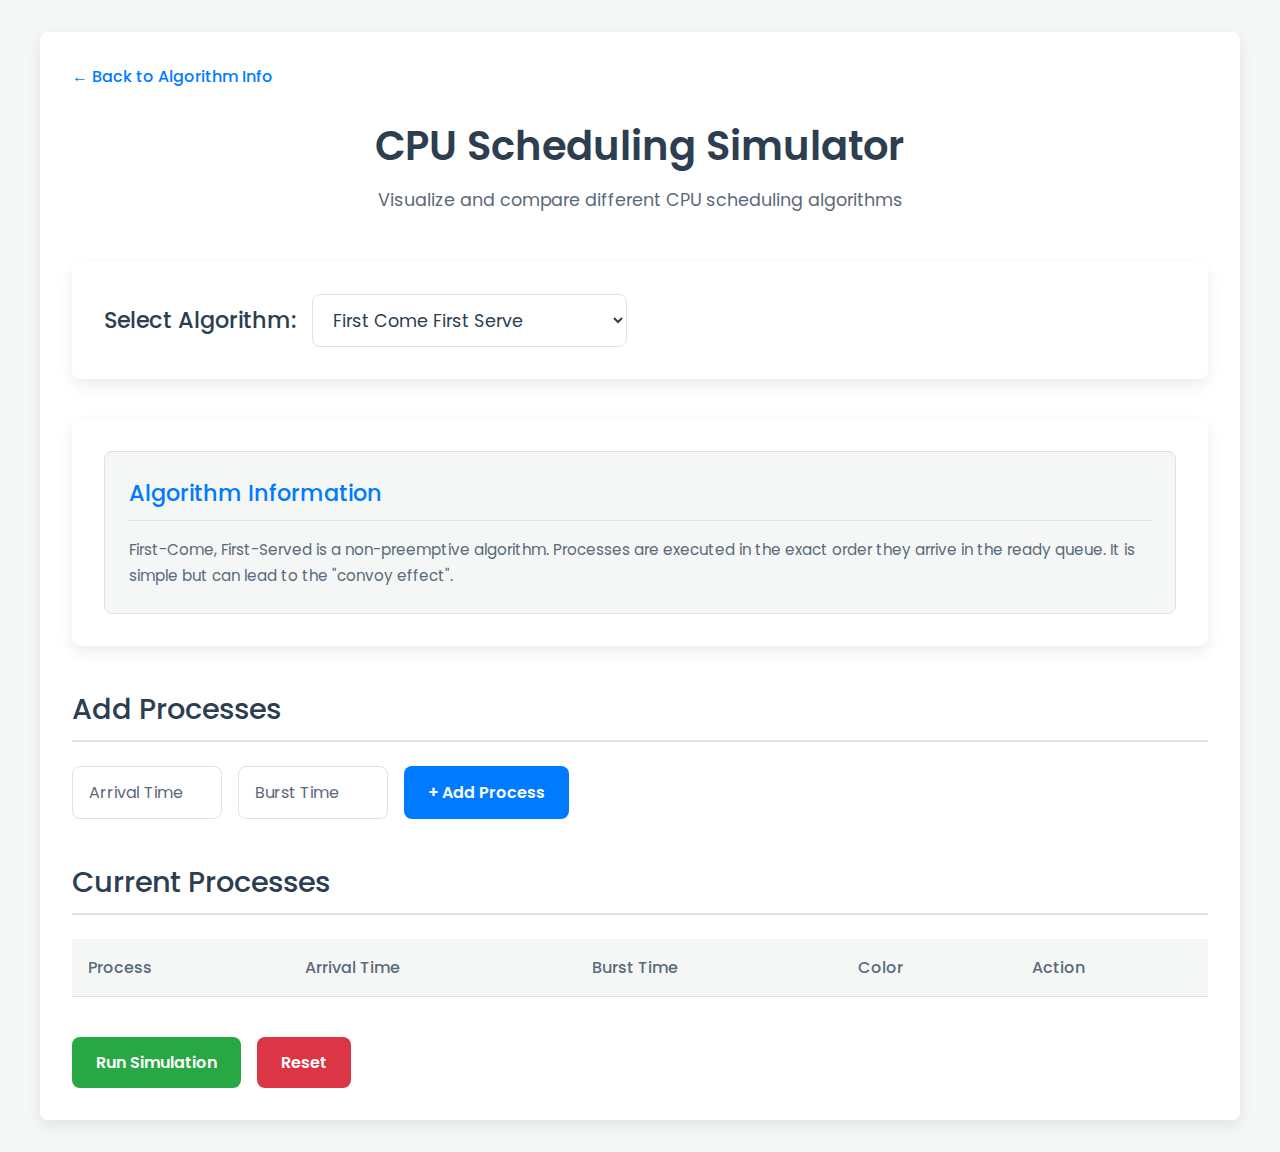
<file: index.html>
<!DOCTYPE html>
<html lang="en">
<head>
    <meta charset="UTF-8">
    <meta name="viewport" content="width=device-width, initial-scale=1.0">
    <title>CPU Scheduling Simulator</title>
    <link rel="stylesheet" href="styles.css">
    <link href="https://fonts.googleapis.com/css2?family=Poppins:wght@300;400;500;600;700&display=swap" rel="stylesheet">
</head>
<body>

    <div class="container">
        
        <a href="landing.html" class="back-link">&larr; Back to Algorithm Info</a>
        
        <header>
            <h1>CPU Scheduling Simulator</h1>
            <p>Visualize and compare different CPU scheduling algorithms</p>
        </header>

        <section class="algorithm-selection-container">
            <label for="algorithm-select">Select Algorithm:</label>
            <select id="algorithm-select">
                <option value="fcfs">First Come First Serve</option>
                <option value="sjf">Shortest Job First</option>
                <option value="ljf">Largest Job First</option>
                <option value="srtf">Shortest Remaining Time First</option>
                <option value="priority">Priority Scheduling</option>
                <option value="rr">Round Robin</option>
            </select>
        </section>

        <section class="info-panel">
            <div class="info-card algorithm-info">
                <h3>Algorithm Information</h3>
                <div id="algorithm-description">
                    <p>Select an algorithm to see its description.</p>
                </div>
            </div>
             </section>
        <section class="process-input-container">
            <h2>Add Processes</h2>
            <div class="add-process-form">
                <input type="number" id="arrival-time" placeholder="Arrival Time" min="0">
                <input type="number" id="burst-time" placeholder="Burst Time" min="1">
                <input type="number" id="priority-input" placeholder="Priority" min="0" class="hidden">
                <input type="number" id="quantum-input" placeholder="Quantum" min="1" class="hidden">
                <button id="add-process-btn">+ Add Process</button>
            </div>
        </section>

        <section class="process-table-container">
            <h2>Current Processes</h2>
            <table class="process-table">
                <thead>
                    <tr>
                        <th>Process</th>
                        <th>Arrival Time</th>
                        <th>Burst Time</th>
                        <th id="priority-col-header" class="hidden">Priority</th>
                        <th>Color</th>
                        <th>Action</th>
                    </tr>
                </thead>
                <tbody id="process-table-body">
                    </tbody>
            </table>
        </section>

        <div class="controls">
            <button id="run-btn">Run Simulation</button>
            <button id="reset-btn">Reset</button>
        </div>

        <section id="output-container" class="hidden">
            <div class="gantt-container">
                <h2>Gantt Chart</h2>
                <div class="gantt-chart" id="gantt-chart">
                    </div>
                <div class="gantt-timeline" id="gantt-timeline">
                    </div>
            </div>

            <div class="metrics-cards-container" id="metrics-cards">
                <div class="metric-card avg-wait">
                    <h3>Avg Waiting Time</h3>
                    <span id="avg-wait">0.00</span>
                </div>
                <div class="metric-card avg-turnaround">
                    <h3>Avg Turnaround Time</h3>
                    <span id="avg-turnaround">0.00</span>
                </div>
                <div class="metric-card avg-response">
                    <h3>Avg Response Time</h3>
                    <span id="avg-response">0.00</span>
                </div>
                <div class="metric-card cpu-util">
                    <h3>CPU Utilization</h3>
                    <span id="cpu-util">0.00%</span>
                </div>
            </div>

            <div class="metrics-table-container">
                <h2>Performance Metrics</h2>
                <table class="metrics-table">
                    <thead>
                        <tr>
                            <th>Process</th>
                            <th>Completion Time</th>
                            <th>Turnaround Time</th>
                            <th>Waiting Time</th>
                            <th>Response Time</th>
                        </tr>
                    </thead>
                    <tbody id="metrics-table-body">
                        </tbody>
                </table>
            </div>
        </section>

    </div>

    <script src="script.js"></script>
</body>
</html>
</file>
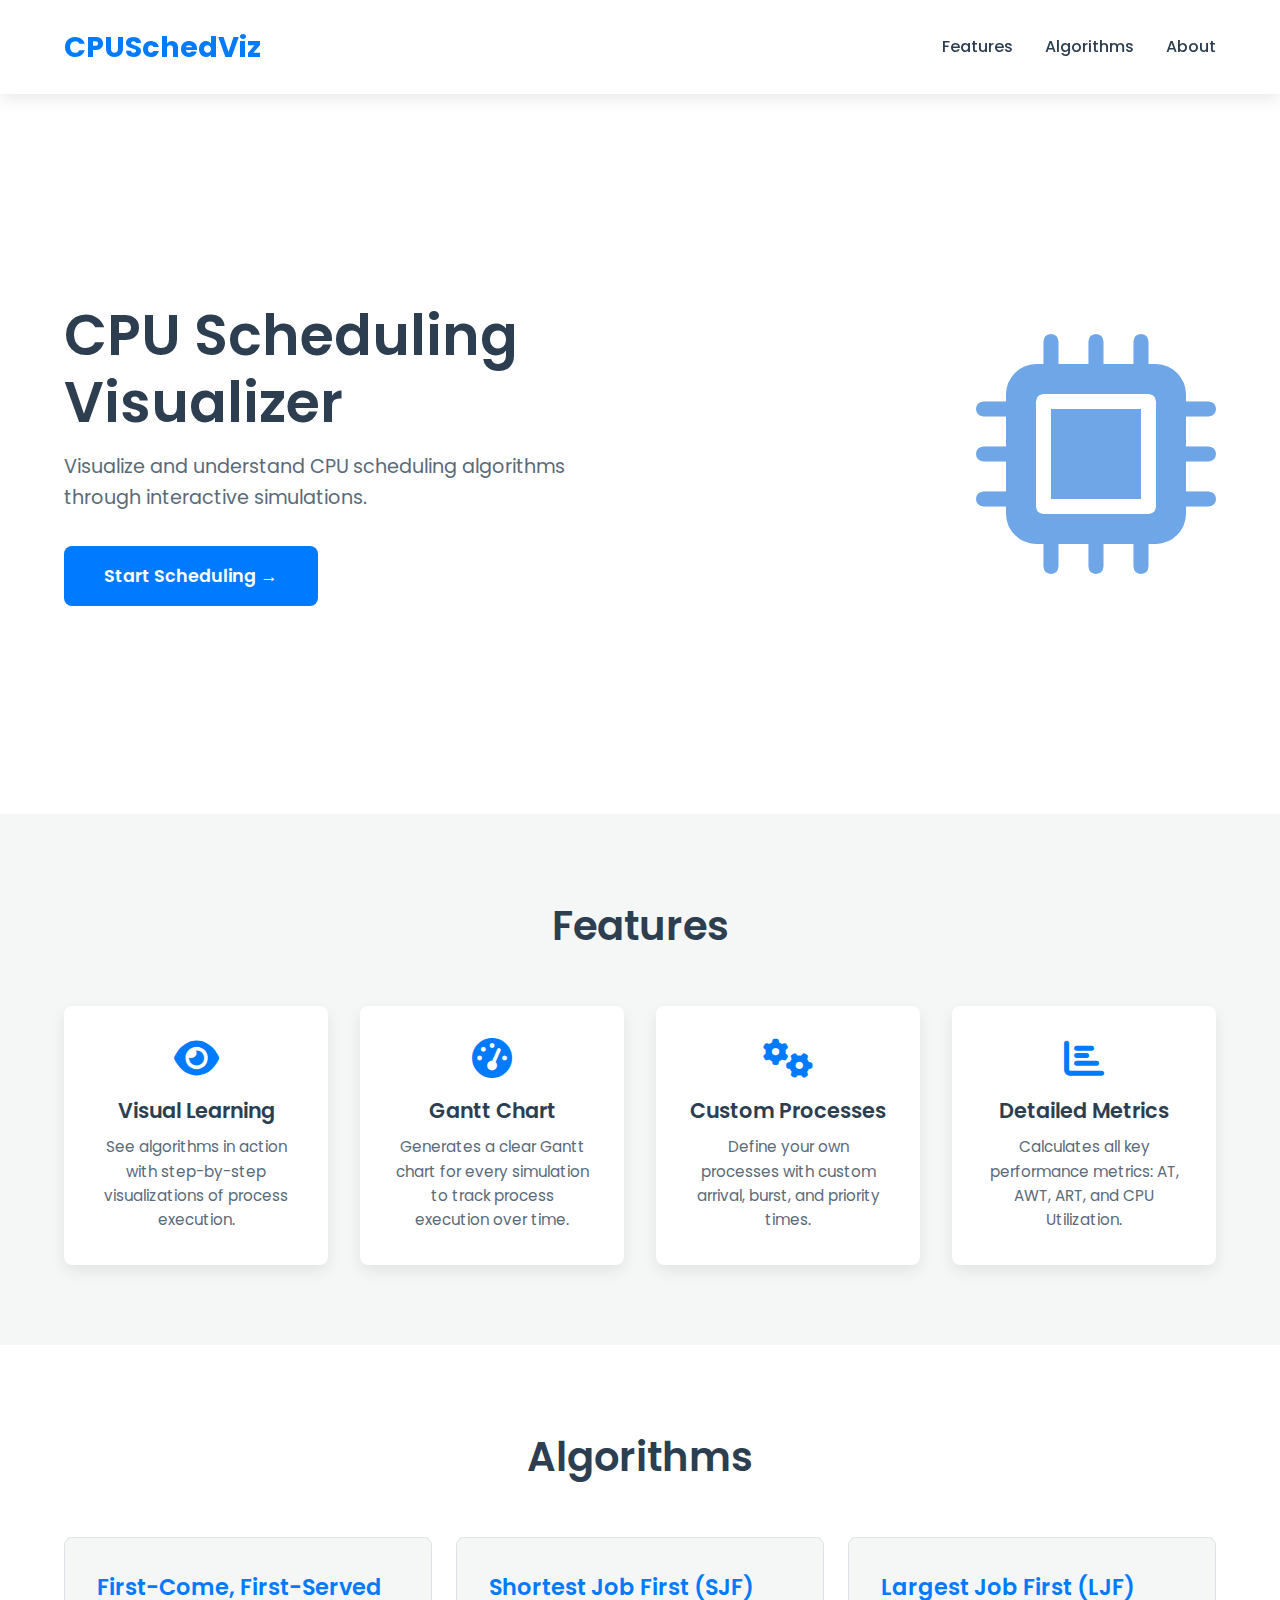
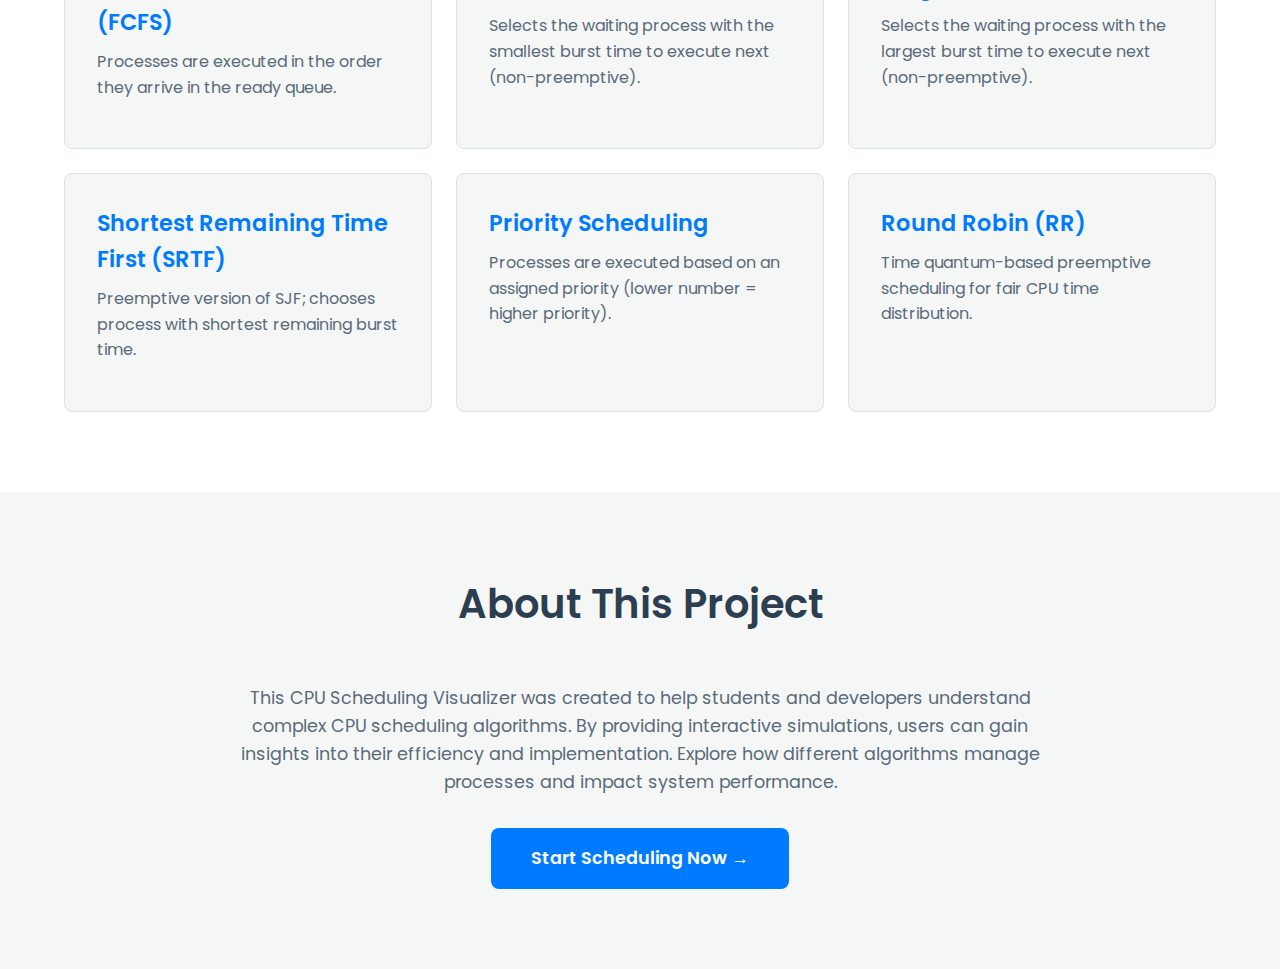
<file: landing.html>
<!DOCTYPE html>
<html lang="en">
<head>
    <meta charset="UTF-8">
    <meta name="viewport" content="width=device-width, initial-scale=1.0">
    <title>CPU Scheduling Visualizer</title>
    <link rel="stylesheet" href="landing-styles.css">
    <link href="https://fonts.googleapis.com/css2?family=Poppins:wght@300;400;500;600;700&display=swap" rel="stylesheet">
    <link rel="stylesheet" href="https://cdnjs.cloudflare.com/ajax/libs/font-awesome/6.0.0-beta3/css/all.min.css">
</head>
<body>

    <nav class="navbar">
        <div class="navbar-brand">CPUSchedViz</div>
        <ul class="nav-links">
            <li><a href="#features">Features</a></li>
            <li><a href="#algorithms">Algorithms</a></li>
            <li><a href="#about">About</a></li>
        </ul>
    </nav>

    <header class="hero-section">
        <div class="hero-content">
            <h1>CPU Scheduling Visualizer</h1>
            <p class="subtitle">Visualize and understand CPU scheduling algorithms through interactive simulations.</p>
            <a href="index.html" class="cta-button">Start Scheduling &rarr;</a>
        </div>
        <div class="hero-image">
            <i class="fas fa-microchip" style="font-size: 15rem; color: #4a90e2;"></i>
        </div>
    </header>

    <section id="features" class="features-section">
        <h2>Features</h2>
        <div class="features-grid">
            <div class="feature-card">
                <i class="fas fa-eye icon"></i>
                <h3>Visual Learning</h3>
                <p>See algorithms in action with step-by-step visualizations of process execution.</p>
            </div>
            <div class="feature-card">
                <i class="fas fa-tachometer-alt icon"></i>
                <h3>Gantt Chart</h3>
                <p>Generates a clear Gantt chart for every simulation to track process execution over time.</p>
            </div>
            <div class="feature-card">
                <i class="fas fa-cogs icon"></i>
                <h3>Custom Processes</h3>
                <p>Define your own processes with custom arrival, burst, and priority times.</p>
            </div>
            <div class="feature-card">
                <i class="fas fa-chart-bar icon"></i>
                <h3>Detailed Metrics</h3>
                <p>Calculates all key performance metrics: AT, AWT, ART, and CPU Utilization.</p>
            </div>
        </div>
    </section>

    <section id="algorithms" class="algorithms-section">
        <h2>Algorithms</h2>
        <div class="algorithms-grid">
            
            <div class="algorithm-card">
                <h3>First-Come, First-Served (FCFS)</h3>
                <p>Processes are executed in the order they arrive in the ready queue.</p>
            </div>

            <div class="algorithm-card">
                <h3>Shortest Job First (SJF)</h3>
                <p>Selects the waiting process with the smallest burst time to execute next (non-preemptive).</p>
            </div>
            
            <div class="algorithm-card">
                <h3>Largest Job First (LJF)</h3>
                <p>Selects the waiting process with the largest burst time to execute next (non-preemptive).</p>
            </div>

            <div class="algorithm-card">
                <h3>Shortest Remaining Time First (SRTF)</h3>
                <p>Preemptive version of SJF; chooses process with shortest remaining burst time.</p>
            </div>

            <div class="algorithm-card">
                <h3>Priority Scheduling</h3>
                <p>Processes are executed based on an assigned priority (lower number = higher priority).</p>
            </div>

            <div class="algorithm-card">
                <h3>Round Robin (RR)</h3>
                <p>Time quantum-based preemptive scheduling for fair CPU time distribution.</p>
            </div>

        </div>
    </section>

    <section id="about" class="about-section">
        <h2>About This Project</h2>
        <p>This CPU Scheduling Visualizer was created to help students and developers understand complex CPU scheduling algorithms. By providing interactive simulations, users can gain insights into their efficiency and implementation. Explore how different algorithms manage processes and impact system performance.</p>
        <a href="index.html" class="cta-button">Start Scheduling Now &rarr;</a>
    </section>

</body>
</html>
</file>
<file: styles.css>
:root {
    --primary-color: #007bff; /* Vibrant Blue */
    --secondary-color: #28a745; /* Green */
    --danger-color: #dc3545; /* Red */
    --warning-color: #ffc107; /* Yellow */
    --purple-color: #6f42c1; /* Purple */

    --bg-light: #f4f7f6; /* Light Gray BG */
    --card-color: #ffffff;
    --text-primary: #2c3e50;
    --text-secondary: #5a6a79;
    --border-color: #dee2e6;
    --border-radius: 8px;
    --shadow: 0 6px 15px rgba(0, 0, 0, 0.08);
}

* {
    margin: 0;
    padding: 0;
    box-sizing: border-box;
}

body {
    font-family: 'Poppins', sans-serif;
    background-color: var(--bg-light);
    color: var(--text-primary);
    line-height: 1.6;
}

.container {
    max-width: 1200px;
    margin: 2rem auto;
    padding: 2rem;
    background-color: var(--card-color);
    border-radius: var(--border-radius);
    box-shadow: var(--shadow);
}

.back-link {
    display: inline-block;
    margin-bottom: 1.5rem;
    color: var(--primary-color);
    text-decoration: none;
    font-weight: 500;
    font-size: 1rem;
}
.back-link:hover {
    text-decoration: underline;
}

header {
    text-align: center;
    margin-bottom: 3rem;
}

header h1 {
    font-size: 2.5rem;
    font-weight: 600;
    margin-bottom: 0.5rem;
}

header p {
    font-size: 1.1rem;
    color: var(--text-secondary);
}

h2 {
    font-size: 1.8rem;
    font-weight: 500;
    margin-bottom: 1.5rem;
    border-bottom: 2px solid var(--border-color);
    padding-bottom: 0.5rem;
}

section {
    margin-bottom: 2.5rem;
}

/* STYLES for Algorithm Dropdown */
.algorithm-selection-container {
    background-color: var(--card-color);
    padding: 2rem;
    border-radius: var(--border-radius);
    box-shadow: var(--shadow);
    display: flex;
    align-items: center;
    gap: 1rem;
}

.algorithm-selection-container label {
    font-size: 1.4rem;
    font-weight: 500;
    color: var(--text-primary);
}

select#algorithm-select {
    background-color: #fff;
    border: 1px solid var(--border-color);
    color: var(--text-primary);
    padding: 0.8rem 1rem;
    border-radius: var(--border-radius);
    font-family: 'Poppins', sans-serif;
    font-size: 1.1rem;
    min-width: 300px;
    cursor: pointer;
}
/* END OF DROPDOWN STYLES */

/* STYLES FOR INFO PANEL - MODIFIED */
.info-panel {
    display: grid;
    grid-template-columns: 1fr; /* Changed from 2fr 1fr */
    gap: 1.5rem;
    background-color: var(--card-color);
    padding: 2rem;
    border-radius: var(--border-radius);
    box-shadow: var(--shadow);
}

.info-panel .info-card {
    background-color: var(--bg-light);
    padding: 1.5rem;
    border-radius: var(--border-radius);
    border: 1px solid var(--border-color);
}

.info-panel h3 {
    font-size: 1.4rem;
    font-weight: 500;
    margin-bottom: 1rem;
    color: var(--primary-color);
    border-bottom: 1px solid var(--border-color);
    padding-bottom: 0.5rem;
}

.algorithm-info p {
    font-size: 0.95rem;
    color: var(--text-secondary);
    line-height: 1.7;
}

/* Complexity styles removed */
/* END OF INFO PANEL STYLES */


/* Process Input */
.add-process-form {
    display: flex;
    gap: 1rem;
    flex-wrap: wrap;
}

input[type="number"] {
    background-color: #fff;
    border: 1px solid var(--border-color);
    color: var(--text-primary);
    padding: 0.8rem 1rem;
    border-radius: var(--border-radius);
    font-family: 'Poppins', sans-serif;
    font-size: 1rem;
    width: 150px;
}

input[type="number"]::placeholder {
    color: var(--text-secondary);
}

button {
    padding: 0.8rem 1.5rem;
    border: none;
    border-radius: var(--border-radius);
    font-family: 'Poppins', sans-serif;
    font-weight: 600;
    font-size: 1rem;
    cursor: pointer;
    transition: all 0.3s ease;
}

#add-process-btn {
    background-color: var(--primary-color);
    color: white;
}

#add-process-btn:hover {
    opacity: 0.9;
}

/* Process Table */
.process-table-container {
    overflow-x: auto;
}

.process-table, .metrics-table {
    width: 100%;
    border-collapse: collapse;
    margin-top: 1rem;
    text-align: left;
}

.process-table th, .process-table td,
.metrics-table th, .metrics-table td {
    padding: 1rem;
    border-bottom: 1px solid var(--border-color);
}

.process-table th, .metrics-table th {
    font-weight: 500;
    color: var(--text-secondary);
    background-color: var(--bg-light);
}

.color-swatch {
    width: 25px;
    height: 25px;
    border-radius: 50%;
    border: 2px solid var(--border-color);
}

.delete-btn {
    background: none;
    border: none;
    color: var(--danger-color);
    font-size: 1.5rem;
    cursor: pointer;
}

/* Controls */
.controls {
    display: flex;
    gap: 1rem;
}

#run-btn {
    background-color: var(--secondary-color);
    color: white;
}
#reset-btn {
    background-color: var(--danger-color);
    color: white;
}

/* Output Section */
#output-container {
    margin-top: 3rem;
    border-top: 2px solid var(--border-color);
    padding-top: 2rem;
}

.gantt-container {
    margin-bottom: 2.5rem;
    overflow-x: auto;
    padding-bottom: 1rem; /* Space for timeline */
}

.gantt-chart {
    display: flex;
    height: 50px;
    border-radius: var(--border-radius);
    overflow: hidden;
    width: max-content; /* Allow chart to grow */
    min-width: 100%;
    border: 1px solid var(--border-color);
}

.gantt-block {
    height: 100%;
    display: flex;
    align-items: center;
    justify-content: center;
    color: white;
    font-weight: 600;
    position: relative;
    padding: 0 0.5rem;
    text-shadow: 1px 1px 2px rgba(0,0,0,0.3);
    white-space: nowrap;
    border-right: 1px solid rgba(255,255,255,0.2);
}

.gantt-block.idle {
    background: repeating-linear-gradient(
        45deg,
        #e9ecef,
        #e9ecef 10px,
        #f8f9fa 10px,
        #f8f9fa 20px
    );
    color: var(--text-secondary);
    text-shadow: none;
}

.gantt-timeline {
    display: flex;
    width: max-content; /* Match chart width */
    min-width: 100%;
    margin-top: 0.5rem;
}

.gantt-time-marker {
    display: flex;
    flex-direction: column;
    align-items: flex-start;
    position: relative;
    color: var(--text-secondary);
    font-size: 0.9rem;
}

.gantt-time-marker::before {
    content: '|';
    position: absolute;
    top: -20px;
    left: 0;
}

/* Metrics Cards */
.metrics-cards-container {
    display: grid;
    grid-template-columns: repeat(auto-fit, minmax(200px, 1fr));
    gap: 1.5rem;
    margin-bottom: 2.5rem;
}

.metric-card {
    background-color: var(--bg-light);
    border: 1px solid var(--border-color);
    padding: 1.5rem;
    border-radius: var(--border-radius);
}

.metric-card h3 {
    font-size: 1rem;
    font-weight: 500;
    color: var(--text-secondary);
    margin-bottom: 0.5rem;
}

.metric-card span {
    font-size: 2rem;
    font-weight: 600;
}

.metric-card.avg-wait span { color: var(--primary-color); }
.metric-card.avg-turnaround span { color: var(--secondary-color); }
.metric-card.avg-response span { color: var(--warning-color); }
.metric-card.cpu-util span { color: var(--purple-color); }


/* Utility */
.hidden {
    display: none !important;
}

/* Responsive Media Query */
@media (max-width: 992px) {
    .info-panel {
        grid-template-columns: 1fr;
    }
}
</file>
<file: landing-styles.css>
:root {
    --primary-color: #007bff; /* Vibrant Blue */
    --secondary-color: #28a745; /* Green */
    --bg-light: #f4f7f6; /* Light Gray BG */
    --card-color: #ffffff;
    --text-primary: #2c3e50;
    --text-secondary: #5a6a79;
    --border-color: #dee2e6;
    --border-radius: 8px;
    --shadow: 0 6px 15px rgba(0, 0, 0, 0.08);
    --transition: all 0.3s ease;
}

* {
    margin: 0;
    padding: 0;
    box-sizing: border-box;
    scroll-behavior: smooth;
}

body {
    font-family: 'Poppins', sans-serif;
    background-color: var(--bg-light);
    color: var(--text-primary);
    line-height: 1.6;
}

h1, h2, h3 {
    font-weight: 600;
    color: var(--text-primary);
}

.navbar {
    display: flex;
    justify-content: space-between;
    align-items: center;
    padding: 1.5rem 5%;
    background-color: var(--card-color);
    box-shadow: var(--shadow);
    position: sticky;
    top: 0;
    z-index: 100;
}

.navbar-brand {
    font-size: 1.8rem;
    font-weight: 700;
    color: var(--primary-color);
}

.nav-links {
    display: flex;
    list-style: none;
    gap: 2rem;
}

.nav-links a {
    color: var(--text-primary);
    text-decoration: none;
    font-weight: 500;
    transition: color 0.3s ease;
}

.nav-links a:hover {
    color: var(--primary-color);
}

.hero-section {
    display: flex;
    align-items: center;
    justify-content: space-between;
    padding: 4rem 5%;
    min-height: 80vh;
    background-color: var(--card-color);
}

.hero-content {
    max-width: 50%;
}

.hero-content h1 {
    font-size: 3.5rem;
    line-height: 1.2;
    margin-bottom: 1rem;
}

.hero-content .subtitle {
    font-size: 1.2rem;
    color: var(--text-secondary);
    margin-bottom: 2rem;
}

.hero-image {
    max-width: 40%;
    text-align: center;
}

.hero-image i { /* Style for the placeholder icon */
    color: var(--primary-color);
    opacity: 0.8;
}

.cta-button {
    display: inline-block;
    padding: 1rem 2.5rem;
    background: var(--primary-color);
    color: white;
    font-size: 1.1rem;
    font-weight: 600;
    text-decoration: none;
    border-radius: var(--border-radius);
    transition: all 0.3s ease;
}

.cta-button:hover {
    opacity: 0.9;
    transform: translateY(-3px);
    box-shadow: 0 5px 15px rgba(0, 123, 255, 0.2);
}

/* Features Section */
.features-section {
    padding: 5rem 5%;
    text-align: center;
}

.features-section h2,
.algorithms-section h2,
.about-section h2 {
    font-size: 2.5rem;
    margin-bottom: 3rem;
    text-align: center;
}

.features-grid {
    display: grid;
    grid-template-columns: repeat(auto-fit, minmax(250px, 1fr));
    gap: 2rem;
}

.feature-card {
    background-color: var(--card-color);
    padding: 2rem;
    border-radius: var(--border-radius);
    box-shadow: var(--shadow);
    transition: all 0.3s ease;
}

.feature-card:hover {
    transform: translateY(-5px);
}

.feature-card .icon {
    font-size: 2.5rem;
    color: var(--primary-color);
    margin-bottom: 1rem;
}

.feature-card h3 {
    font-size: 1.3rem;
    margin-bottom: 0.5rem;
}

.feature-card p {
    color: var(--text-secondary);
    font-size: 0.95rem;
}

/* Algorithms Section */
.algorithms-section {
    padding: 5rem 5%;
    background-color: var(--card-color);
}

.algorithms-grid {
    display: grid;
    grid-template-columns: repeat(auto-fit, minmax(300px, 1fr));
    gap: 1.5rem;
}

.algorithm-card {
    background-color: var(--bg-light);
    padding: 2rem;
    border-radius: var(--border-radius);
    border: 1px solid var(--border-color);
}

.algorithm-card h3 {
    font-size: 1.4rem;
    color: var(--primary-color);
    margin-bottom: 0.5rem;
}

.algorithm-card p {
    color: var(--text-secondary);
    margin-bottom: 1rem;
}

/* About Section */
.about-section {
    padding: 5rem 5%;
    text-align: center;
}

.about-section p {
    max-width: 800px;
    margin: 0 auto 2rem auto;
    font-size: 1.1rem;
    color: var(--text-secondary);
}

@media (max-width: 768px) {
    .hero-section {
        flex-direction: column;
        text-align: center;
    }
    .hero-content {
        max-width: 100%;
        margin-bottom: 3rem;
    }
    .hero-image {
        max-width: 60%;
    }
    .nav-links {
        display: none;
    }
}
</file>
